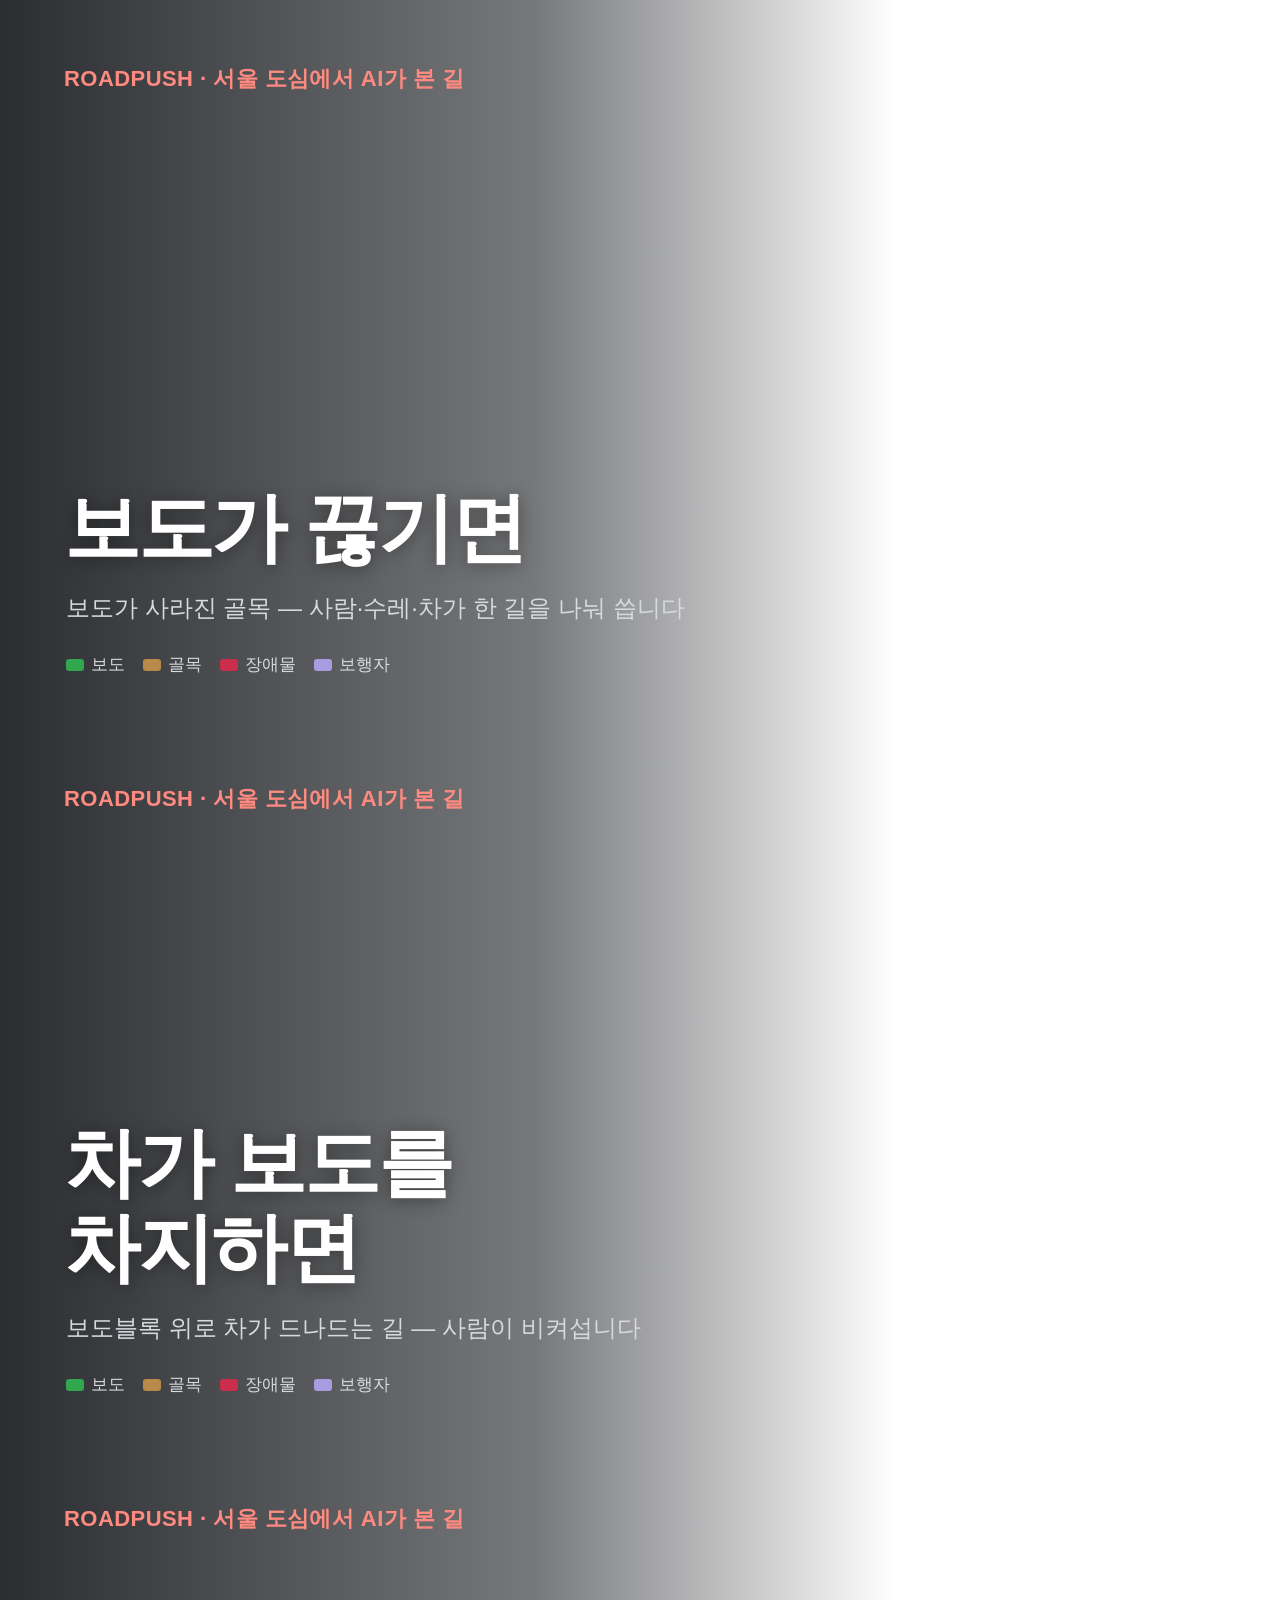
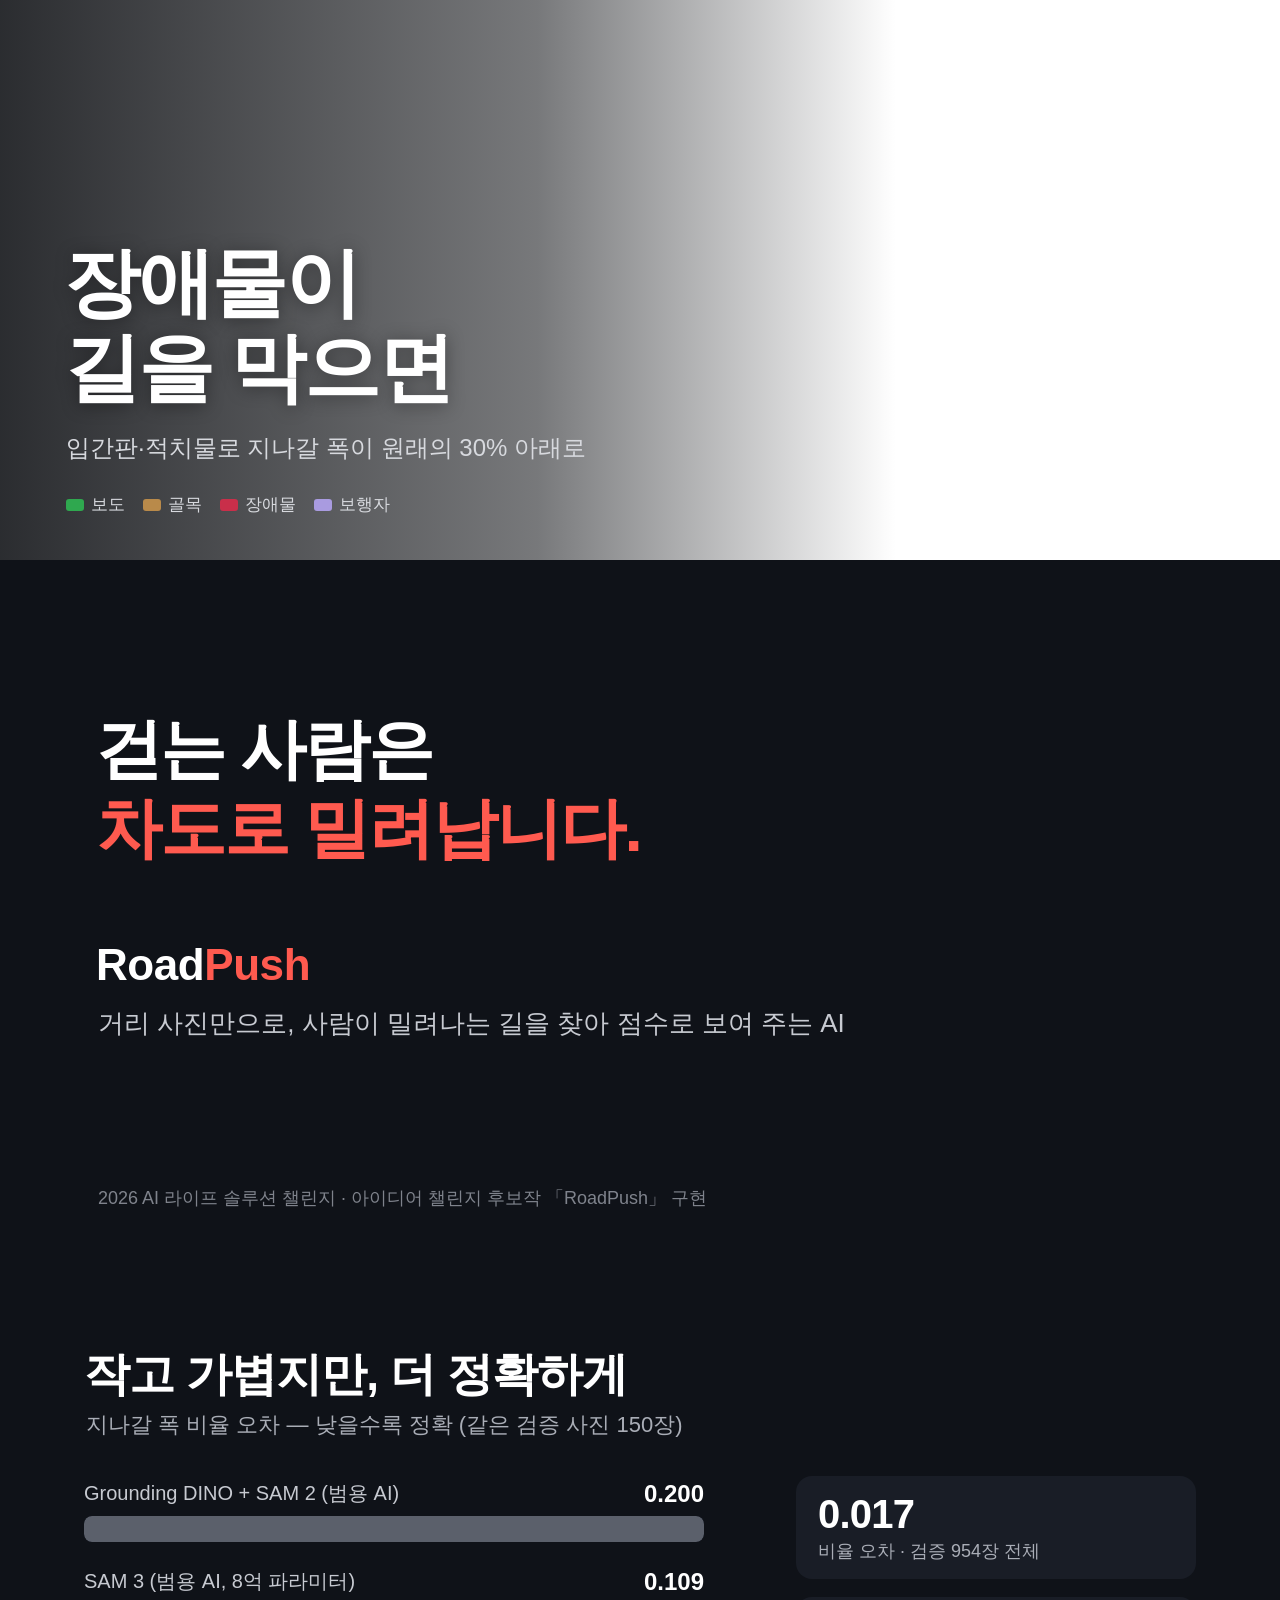
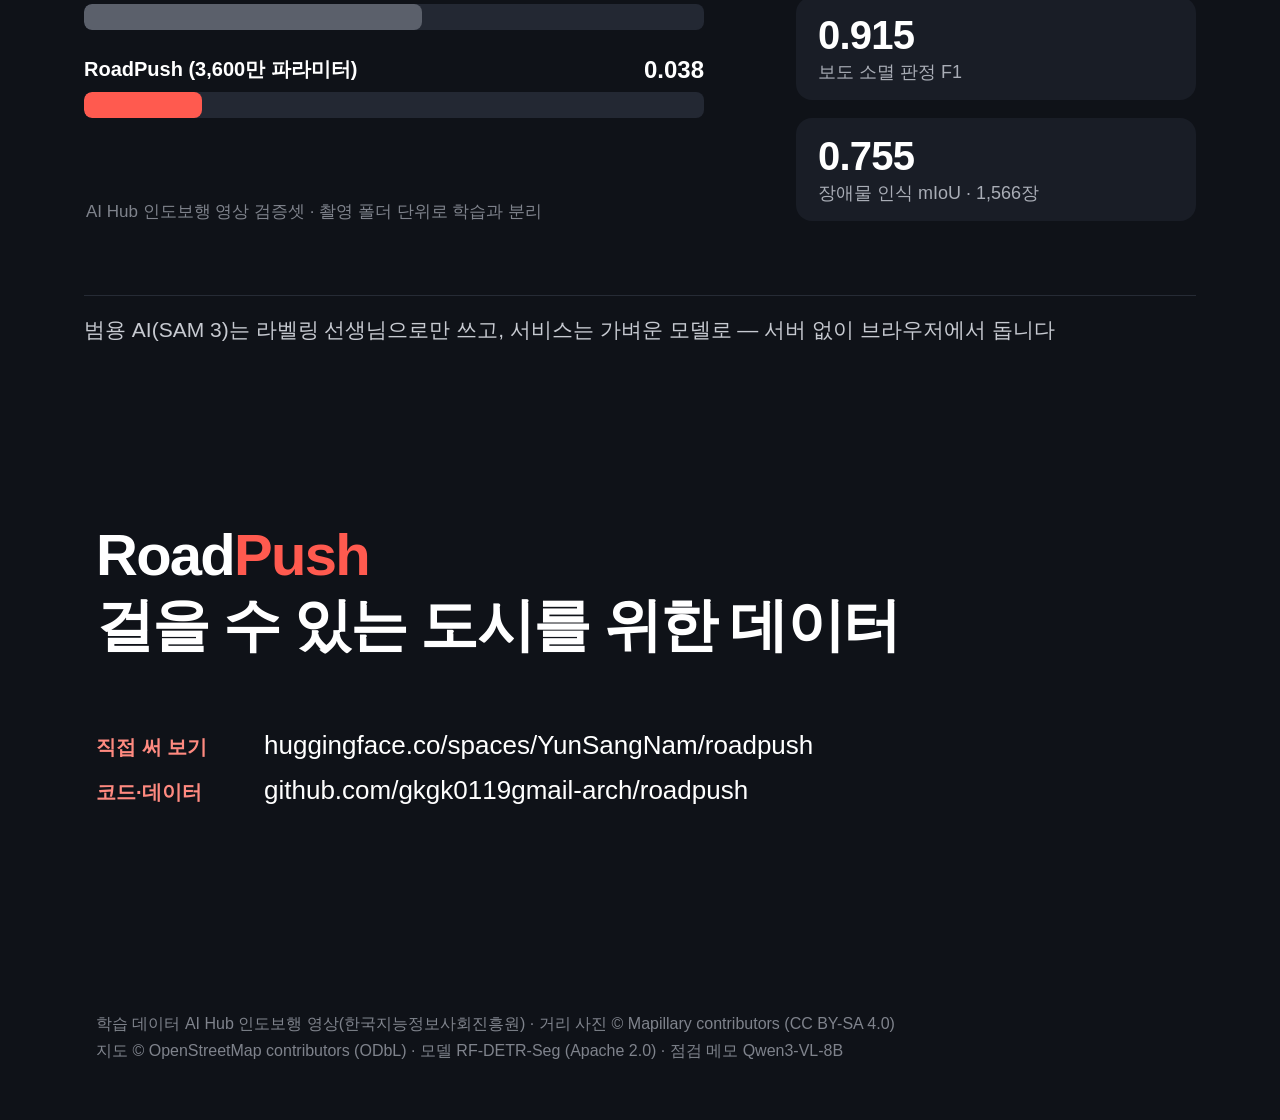
<file: scripts/media/video.html>
<!doctype html>
<html lang="ko"><head><meta charset="utf-8"><title>RoadPush 영상 카드</title>
<style>
*{box-sizing:border-box;margin:0;padding:0}
body{background:transparent;font-family:"Noto Sans CJK KR",sans-serif;-webkit-font-smoothing:antialiased}
.c{width:1280px;height:720px;position:relative;overflow:hidden;color:#fff}
/* 훅: 사진 위 오버레이(투명 배경) */
.hook{background:linear-gradient(90deg,rgba(8,10,14,.86) 0%,rgba(8,10,14,.55) 42%,rgba(8,10,14,0) 70%)}
.hook .k{position:absolute;left:64px;top:64px;font-size:22px;font-weight:700;color:#ff8a80;letter-spacing:.02em}
.hook h1{position:absolute;left:64px;bottom:150px;font-size:76px;font-weight:900;line-height:1.12;letter-spacing:-.03em;text-shadow:0 2px 18px rgba(0,0,0,.4)}
.hook p{position:absolute;left:66px;bottom:96px;font-size:24px;color:#d7d9de}
.hook .tag{position:absolute;right:28px;bottom:22px;font-size:13px;color:rgba(255,255,255,.7)}
.lg{position:absolute;left:66px;bottom:44px;display:flex;gap:18px;font-size:17px;color:#d7d9de}
.lg span{display:flex;align-items:center;gap:7px}.lg i{width:18px;height:12px;border-radius:3px;display:inline-block}
/* 다크 카드 */
.dark{background:#0f1218}
.title .q{position:absolute;left:96px;top:150px;font-size:66px;font-weight:900;letter-spacing:-.03em;line-height:1.2}
.title .q em{font-style:normal;color:#ff5a4f}
.title .rp{position:absolute;left:96px;top:380px;font-size:44px;font-weight:900;letter-spacing:-.01em}
.title .rp span{color:#ff5a4f}
.title .d{position:absolute;left:98px;top:446px;font-size:26px;color:#c7cad1}
.title .s{position:absolute;left:98px;bottom:70px;font-size:18px;color:#7f838c}
.res h2{position:absolute;left:84px;top:64px;font-size:46px;font-weight:900;letter-spacing:-.02em}
.res .sub{position:absolute;left:86px;top:130px;font-size:22px;color:#a9adb6}
.res .bars{position:absolute;left:84px;top:200px;width:620px}
.res .row{margin-bottom:26px}
.res .row .n{font-size:20px;color:#c7cad1;margin-bottom:8px;display:flex;justify-content:space-between}
.res .row .n b{color:#fff;font-size:24px}
.res .row .t{height:26px;background:#232833;border-radius:8px;overflow:hidden}
.res .row .t i{display:block;height:100%;border-radius:8px;background:#5b606b}
.res .row.me .t i{background:#ff5a4f}
.res .row.me .n{color:#fff;font-weight:700}
.res .cap{position:absolute;left:86px;top:520px;font-size:17px;color:#7f838c}
.res .kpi{position:absolute;right:84px;top:196px;width:400px;display:flex;flex-direction:column;gap:18px}
.res .kp{background:#191d26;border-radius:16px;padding:16px 22px}
.res .kp .v{font-size:40px;font-weight:900;letter-spacing:-.02em}
.res .kp .l{font-size:18px;color:#a9adb6;margin-top:2px}
.res .foot{position:absolute;left:84px;right:84px;bottom:56px;font-size:21px;color:#c7cad1;border-top:1px solid #262b35;padding-top:20px}
.end .t{position:absolute;left:96px;top:120px;font-size:58px;font-weight:900;letter-spacing:-.03em;line-height:1.2}
.end .t span{color:#ff5a4f}
.end .box{position:absolute;left:96px;top:330px;display:flex;flex-direction:column;gap:14px}
.end .ln{display:flex;gap:18px;align-items:baseline;font-size:26px}
.end .ln b{width:150px;font-size:20px;color:#ff8a80;font-weight:700}
.end .cr{position:absolute;left:96px;bottom:56px;font-size:16px;color:#7f838c;line-height:1.7}
</style></head><body>

<section class="c hook" id="h1"><div class="k">ROADPUSH · 서울 도심에서 AI가 본 길</div>
  <h1>보도가 끊기면</h1><p>보도가 사라진 골목 — 사람·수레·차가 한 길을 나눠 씁니다</p>
  <div class="lg"><span><i style="background:#2fa84f"></i>보도</span><span><i style="background:#b98a4a"></i>골목</span><span><i style="background:#c92f4a"></i>장애물</span><span><i style="background:#a99be0"></i>보행자</span></div>
  <div class="tag">© Mapillary contributors, CC BY-SA 4.0</div></section>
<section class="c hook" id="h2"><div class="k">ROADPUSH · 서울 도심에서 AI가 본 길</div>
  <h1>차가 보도를<br>차지하면</h1><p>보도블록 위로 차가 드나드는 길 — 사람이 비켜섭니다</p>
  <div class="lg"><span><i style="background:#2fa84f"></i>보도</span><span><i style="background:#b98a4a"></i>골목</span><span><i style="background:#c92f4a"></i>장애물</span><span><i style="background:#a99be0"></i>보행자</span></div>
  <div class="tag">© Mapillary contributors, CC BY-SA 4.0</div></section>
<section class="c hook" id="h3"><div class="k">ROADPUSH · 서울 도심에서 AI가 본 길</div>
  <h1>장애물이<br>길을 막으면</h1><p>입간판·적치물로 지나갈 폭이 원래의 30% 아래로</p>
  <div class="lg"><span><i style="background:#2fa84f"></i>보도</span><span><i style="background:#b98a4a"></i>골목</span><span><i style="background:#c92f4a"></i>장애물</span><span><i style="background:#a99be0"></i>보행자</span></div>
  <div class="tag">© Mapillary contributors, CC BY-SA 4.0</div></section>

<section class="c dark title" id="t">
  <div class="q">걷는 사람은<br><em>차도로 밀려납니다.</em></div>
  <div class="rp">Road<span>Push</span></div>
  <div class="d">거리 사진만으로, 사람이 밀려나는 길을 찾아 점수로 보여 주는 AI</div>
  <div class="s">2026 AI 라이프 솔루션 챌린지 · 아이디어 챌린지 후보작 「RoadPush」 구현</div>
</section>

<section class="c dark res" id="r">
  <h2>작고 가볍지만, 더 정확하게</h2>
  <div class="sub">지나갈 폭 비율 오차 — 낮을수록 정확 (같은 검증 사진 150장)</div>
  <div class="bars">
    <div class="row"><div class="n"><span>Grounding DINO + SAM 2 (범용 AI)</span><b>0.200</b></div><div class="t"><i style="width:100%"></i></div></div>
    <div class="row"><div class="n"><span>SAM 3 (범용 AI, 8억 파라미터)</span><b>0.109</b></div><div class="t"><i style="width:54.5%"></i></div></div>
    <div class="row me"><div class="n"><span>RoadPush (3,600만 파라미터)</span><b>0.038</b></div><div class="t"><i style="width:19%"></i></div></div>
  </div>
  <div class="cap">AI Hub 인도보행 영상 검증셋 · 촬영 폴더 단위로 학습과 분리</div>
  <div class="kpi">
    <div class="kp"><div class="v">0.017</div><div class="l">비율 오차 · 검증 954장 전체</div></div>
    <div class="kp"><div class="v">0.915</div><div class="l">보도 소멸 판정 F1</div></div>
    <div class="kp"><div class="v">0.755</div><div class="l">장애물 인식 mIoU · 1,566장</div></div>
  </div>
  <div class="foot">범용 AI(SAM 3)는 라벨링 선생님으로만 쓰고, 서비스는 가벼운 모델로 — 서버 없이 브라우저에서 돕니다</div>
</section>

<section class="c dark end" id="e">
  <div class="t">Road<span>Push</span><br>걸을 수 있는 도시를 위한 데이터</div>
  <div class="box">
    <div class="ln"><b>직접 써 보기</b>huggingface.co/spaces/YunSangNam/roadpush</div>
    <div class="ln"><b>코드·데이터</b>github.com/gkgk0119gmail-arch/roadpush</div>
  </div>
  <div class="cr">학습 데이터 AI Hub 인도보행 영상(한국지능정보사회진흥원) · 거리 사진 © Mapillary contributors (CC BY-SA 4.0)<br>지도 © OpenStreetMap contributors (ODbL) · 모델 RF-DETR-Seg (Apache 2.0) · 점검 메모 Qwen3-VL-8B</div>
</section>
</body></html>
</file>
